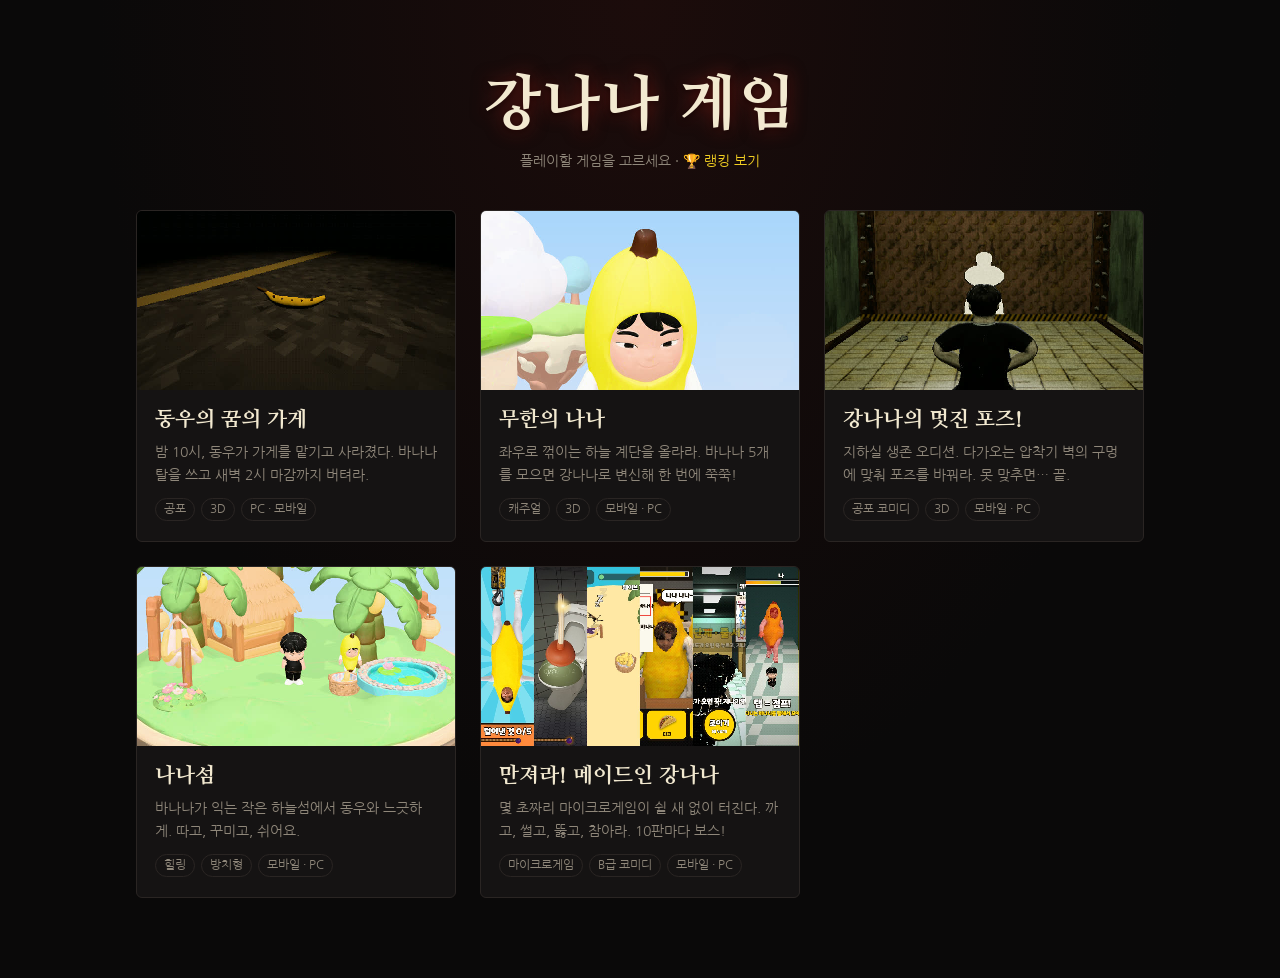
<file: index.html>
<!doctype html>
<html lang="ko">
<head>
<meta charset="utf-8">
<meta name="description" content="동우의 꿈의 가게 · 무한의 나나 · 강나나의 멋진 포즈! · 나나섬 · 만져라! 메이드인 강나나 — 강나나 세계관 웹게임 모음">
<meta property="og:type" content="website">
<meta property="og:site_name" content="강나나 게임">
<meta property="og:title" content="강나나 게임">
<meta property="og:description" content="동우의 꿈의 가게 · 무한의 나나 · 강나나의 멋진 포즈! · 나나섬 · 만져라! 메이드인 강나나 — 강나나 세계관 웹게임 모음">
<meta property="og:url" content="https://sangwonme.github.io/Kangnana-store/">
<meta property="og:image" content="https://sangwonme.github.io/Kangnana-store/og.jpg">
<meta property="og:image:width" content="1200">
<meta property="og:image:height" content="630">
<meta name="twitter:card" content="summary_large_image">
<meta name="viewport" content="width=device-width,initial-scale=1,viewport-fit=cover">
<meta name="theme-color" content="#000000">
<title>강나나 게임</title>
<link rel="preconnect" href="https://fonts.googleapis.com">
<link href="https://fonts.googleapis.com/css2?family=Nanum+Gothic:wght@400;700&family=Nanum+Myeongjo:wght@800&display=swap" rel="stylesheet">
<style>
  :root { --bg: #0a0909; --card: #151313; --line: #2a2523; --text: #f2e9d0; --dim: #8f877a; --accent: #f2cf22; --blood: #b3261e; }
  * { box-sizing: border-box; }
  body { margin: 0; min-height: 100vh; background: radial-gradient(ellipse at top, #1c0c0b, var(--bg) 60%); color: var(--text);
    font-family: 'Nanum Gothic', sans-serif; }
  header { padding: 72px 16px 40px; text-align: center; }
  h1 { margin: 0; font: 800 clamp(34px, 7vw, 60px)/1.1 'Nanum Myeongjo', serif; letter-spacing: 2px;
    text-shadow: 0 0 18px rgba(179, 38, 30, 0.55), 0 2px 6px #000; }
  header p { margin: 14px 0 0; color: var(--dim); font-size: 14px; }
  main { max-width: 1040px; margin: 0 auto; padding: 0 16px 80px; display: grid; gap: 24px;
    grid-template-columns: repeat(auto-fit, minmax(min(100%, 300px), 320px)); justify-content: center; }
  .game { display: block; background: var(--card); border: 1px solid var(--line); border-radius: 6px; overflow: hidden;
    color: inherit; text-decoration: none; transition: transform .2s, border-color .2s, box-shadow .2s; }
  a.game:hover, a.game:focus-visible { transform: translateY(-4px); border-color: var(--accent); outline: none;
    box-shadow: 0 10px 30px rgba(242, 207, 34, 0.12); }
  .thumb { aspect-ratio: 16 / 9; background: #000 center / cover; image-rendering: pixelated; position: relative; }
  .thumb::after { content: '▶'; position: absolute; inset: 0; display: grid; place-items: center; font-size: 40px;
    color: var(--accent); background: rgba(0, 0, 0, 0.45); opacity: 0; transition: opacity .2s; }
  a.game:hover .thumb::after, a.game:focus-visible .thumb::after { opacity: 1; }
  .info { padding: 16px 18px 20px; }
  .info h2 { margin: 0 0 8px; font: 800 21px/1.3 'Nanum Myeongjo', serif; }
  .info p { margin: 0; color: var(--dim); font-size: 14px; line-height: 1.6; }
  .tags { margin-top: 12px; display: flex; gap: 6px; flex-wrap: wrap; }
  .tags span { font-size: 12px; padding: 3px 8px; border: 1px solid var(--line); border-radius: 99px; color: var(--dim); }
  .soon { opacity: 0.45; }
  .soon .thumb { display: grid; place-items: center; color: var(--dim); font-size: 32px; background: repeating-linear-gradient(45deg, #111, #111 10px, #161414 10px, #161414 20px); }
</style>
</head>
<body>
<header>
  <h1>강나나 게임</h1>
  <p>플레이할 게임을 고르세요 · <a href="ranking/" style="color:var(--accent);text-decoration:none">🏆 랭킹 보기</a></p>
</header>
<main>
  <!-- 게임 추가: 아래 <a class="game"> 블록을 복사해서 폴더 이름·썸네일·설명만 바꾸면 됩니다 -->
  <a class="game" href="escape-gangnana/">
    <div class="thumb" style="background-image:url(escape-gangnana/thumb.jpg)"></div>
    <div class="info">
      <h2>동우의 꿈의 가게</h2>
      <p>밤 10시, 동우가 가게를 맡기고 사라졌다. 바나나탈을 쓰고 새벽 2시 마감까지 버텨라.</p>
      <div class="tags"><span>공포</span><span>3D</span><span>PC · 모바일</span></div>
    </div>
  </a>

  <a class="game" href="banana-power/">
    <div class="thumb" style="background-image:url(banana-power/thumb.jpg)"></div>
    <div class="info">
      <h2>무한의 나나</h2>
      <p>좌우로 꺾이는 하늘 계단을 올라라. 바나나 5개를 모으면 강나나로 변신해 한 번에 쭉쭉!</p>
      <div class="tags"><span>캐주얼</span><span>3D</span><span>모바일 · PC</span></div>
    </div>
  </a>

  <a class="game" href="nana-pose/">
    <div class="thumb" style="background-image:url(nana-pose/thumb.jpg)"></div>
    <div class="info">
      <h2>강나나의 멋진 포즈!</h2>
      <p>지하실 생존 오디션. 다가오는 압착기 벽의 구멍에 맞춰 포즈를 바꿔라. 못 맞추면… 끝.</p>
      <div class="tags"><span>공포 코미디</span><span>3D</span><span>모바일 · PC</span></div>
    </div>
  </a>

  <a class="game" href="nana-island/">
    <div class="thumb" style="background-image:url(nana-island/thumb.jpg)"></div>
    <div class="info">
      <h2>나나섬</h2>
      <p>바나나가 익는 작은 하늘섬에서 동우와 느긋하게. 따고, 꾸미고, 쉬어요.</p>
      <div class="tags"><span>힐링</span><span>방치형</span><span>모바일 · PC</span></div>
    </div>
  </a>
  <a class="game" href="made-in-nana/">
    <div class="thumb" style="background-image:url(made-in-nana/thumb.jpg)"></div>
    <div class="info">
      <h2>만져라! 메이드인 강나나</h2>
      <p>몇 초짜리 마이크로게임이 쉴 새 없이 터진다. 까고, 썰고, 뚫고, 참아라. 10판마다 보스!</p>
      <div class="tags"><span>마이크로게임</span><span>B급 코미디</span><span>모바일 · PC</span></div>
    </div>
  </a>
</main>
</body>
</html>
</file>
